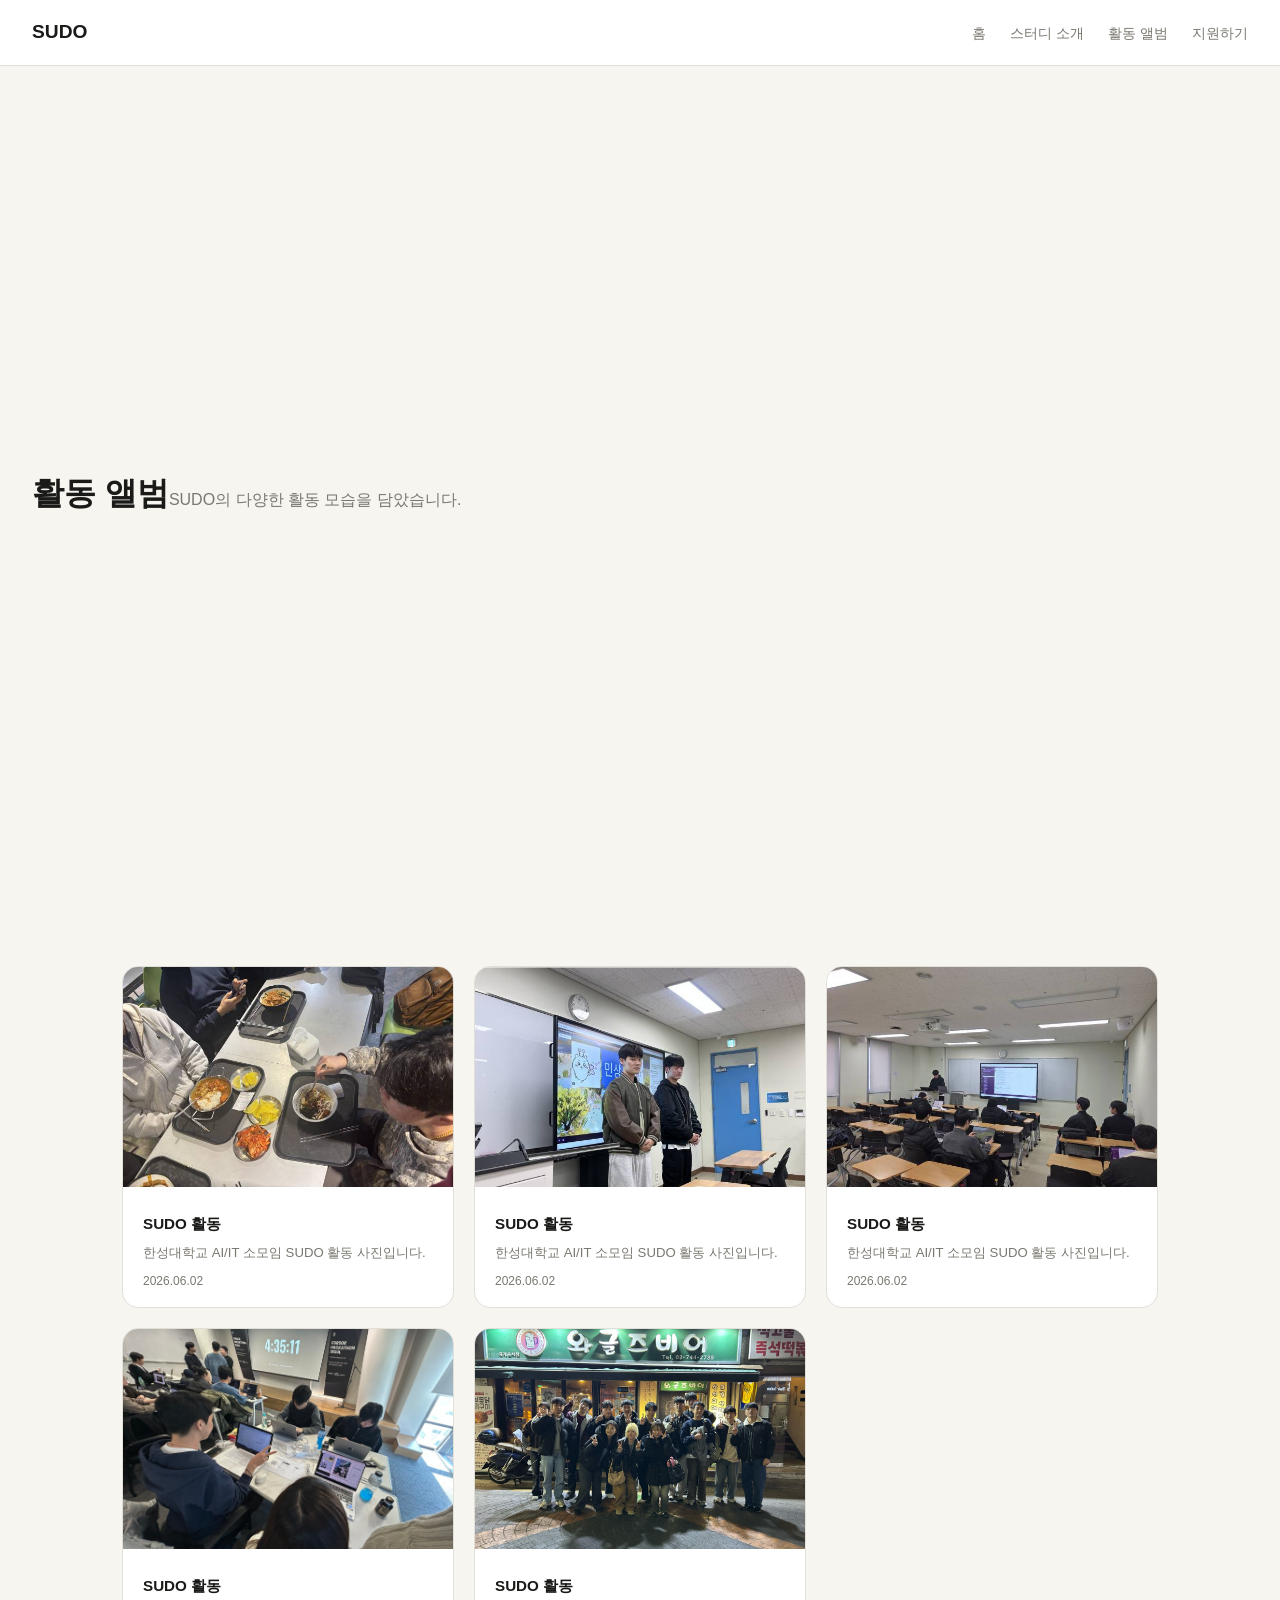
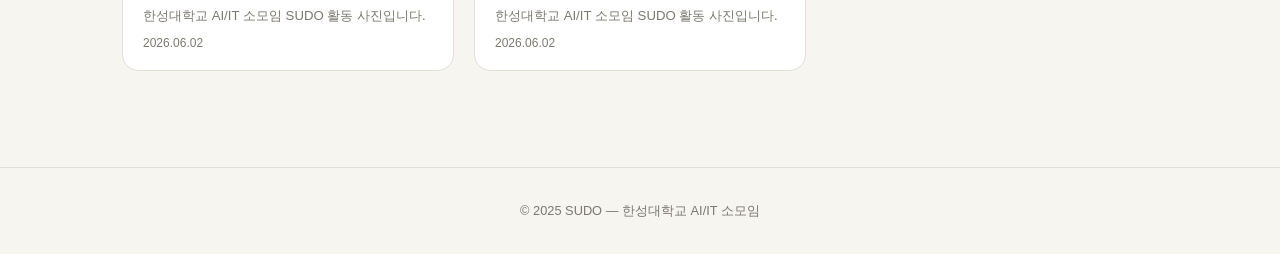
<file: pages/album.html>
<!DOCTYPE html>
<html lang="ko">
<head>
  <meta charset="UTF-8" />
  <meta name="viewport" content="width=device-width, initial-scale=1.0" />
  <title>활동 앨범 — SUDO</title>
  <link rel="stylesheet" href="../assets/css/style.css" />
  <style>
    body { font-family: sans-serif; background: #F7F5F0; color: #1A1A18; margin: 0; padding: 0; }

    nav {
      display: flex; align-items: center; justify-content: space-between;
      padding: 1rem 2rem;
      background: #fff;
      border-bottom: 1px solid #E2DFD8;
      position: sticky; top: 0; z-index: 10;
    }
    .nav-logo { font-size: 1.2rem; font-weight: 600; text-decoration: none; color: #1A1A18; }
    .nav-links { display: flex; gap: 1.5rem; list-style: none; }
    .nav-links a { font-size: 0.875rem; color: #7A7870; text-decoration: none; }
    .nav-links a:hover { color: #1A1A18; }

    .hero {
      text-align: center;
      padding: 4rem 2rem 2rem;
    }
    .hero h1 { font-size: 2rem; font-weight: 600; margin-bottom: 0.75rem; }
    .hero p { color: #7A7870; font-size: 1rem; line-height: 1.7; }

    .section { max-width: 1100px; margin: 0 auto; padding: 2rem; }

    .album-grid {
      display: grid;
      grid-template-columns: repeat(auto-fit, minmax(280px, 1fr));
      gap: 1.25rem;
      margin-top: 2rem;
    }
    .album-card {
      background: #fff;
      border: 1px solid #E2DFD8;
      border-radius: 1rem;
      overflow: hidden;
      transition: transform 0.2s, box-shadow 0.2s;
    }
    .album-card:hover { transform: translateY(-3px); box-shadow: 0 8px 24px rgba(0,0,0,0.07); }
    .album-card img {
      width: 100%; height: 220px;
      object-fit: cover;
    }
    .album-info { padding: 1rem 1.25rem; }
    .album-info h3 { font-size: 0.95rem; font-weight: 600; margin-bottom: 0.4rem; }
    .album-info p { font-size: 0.825rem; color: #7A7870; line-height: 1.5; }
    .album-date { font-size: 0.75rem; color: #7A7870; margin-top: 0.5rem; }

    footer {
      text-align: center; padding: 2rem;
      font-size: 0.8rem; color: #7A7870;
      border-top: 1px solid #E2DFD8;
      margin-top: 4rem;
    }
  </style>
</head>
<body>

<nav>
  <a href="../index.html" class="nav-logo">SUDO</a>
  <ul class="nav-links">
    <li><a href="../index.html">홈</a></li>
    <li><a href="study.html">스터디 소개</a></li>
    <li><a href="album.html">활동 앨범</a></li>
    <li><a href="apply.html">지원하기</a></li>
  </ul>
</nav>

<div class="hero">
  <h1>활동 앨범</h1>
  <p>SUDO의 다양한 활동 모습을 담았습니다.</p>
</div>

<div class="section">
  <div class="album-grid">
    <div class="album-card">
      <img src="../assets/images/KakaoTalk_20260602_170200715.png" alt="SUDO 활동 사진 1" />
      <div class="album-info">
        <h3>SUDO 활동</h3>
        <p>한성대학교 AI/IT 소모임 SUDO 활동 사진입니다.</p>
        <div class="album-date">2026.06.02</div>
      </div>
    </div>
    <div class="album-card">
      <img src="../assets/images/KakaoTalk_20260602_170249142.png" alt="SUDO 활동 사진 2" />
      <div class="album-info">
        <h3>SUDO 활동</h3>
        <p>한성대학교 AI/IT 소모임 SUDO 활동 사진입니다.</p>
        <div class="album-date">2026.06.02</div>
      </div>
    </div>
    <div class="album-card">
      <img src="../assets/images/KakaoTalk_20260602_170337098.png" alt="SUDO 활동 사진 3" />
      <div class="album-info">
        <h3>SUDO 활동</h3>
        <p>한성대학교 AI/IT 소모임 SUDO 활동 사진입니다.</p>
        <div class="album-date">2026.06.02</div>
      </div>
    </div>
    <div class="album-card">
      <img src="../assets/images/KakaoTalk_20260602_170438215.jpg" alt="SUDO 활동 사진 4" />
      <div class="album-info">
        <h3>SUDO 활동</h3>
        <p>한성대학교 AI/IT 소모임 SUDO 활동 사진입니다.</p>
        <div class="album-date">2026.06.02</div>
      </div>
    </div>
    <div class="album-card">
      <img src="../assets/images/KakaoTalk_20260602_170438215_01.jpg" alt="SUDO 활동 사진 5" />
      <div class="album-info">
        <h3>SUDO 활동</h3>
        <p>한성대학교 AI/IT 소모임 SUDO 활동 사진입니다.</p>
        <div class="album-date">2026.06.02</div>
      </div>
    </div>
  </div>
</div>

<footer>© 2025 SUDO — 한성대학교 AI/IT 소모임</footer>

<script type="module" src="../assets/js/album.js"></script>
</body>
</html>
</file>
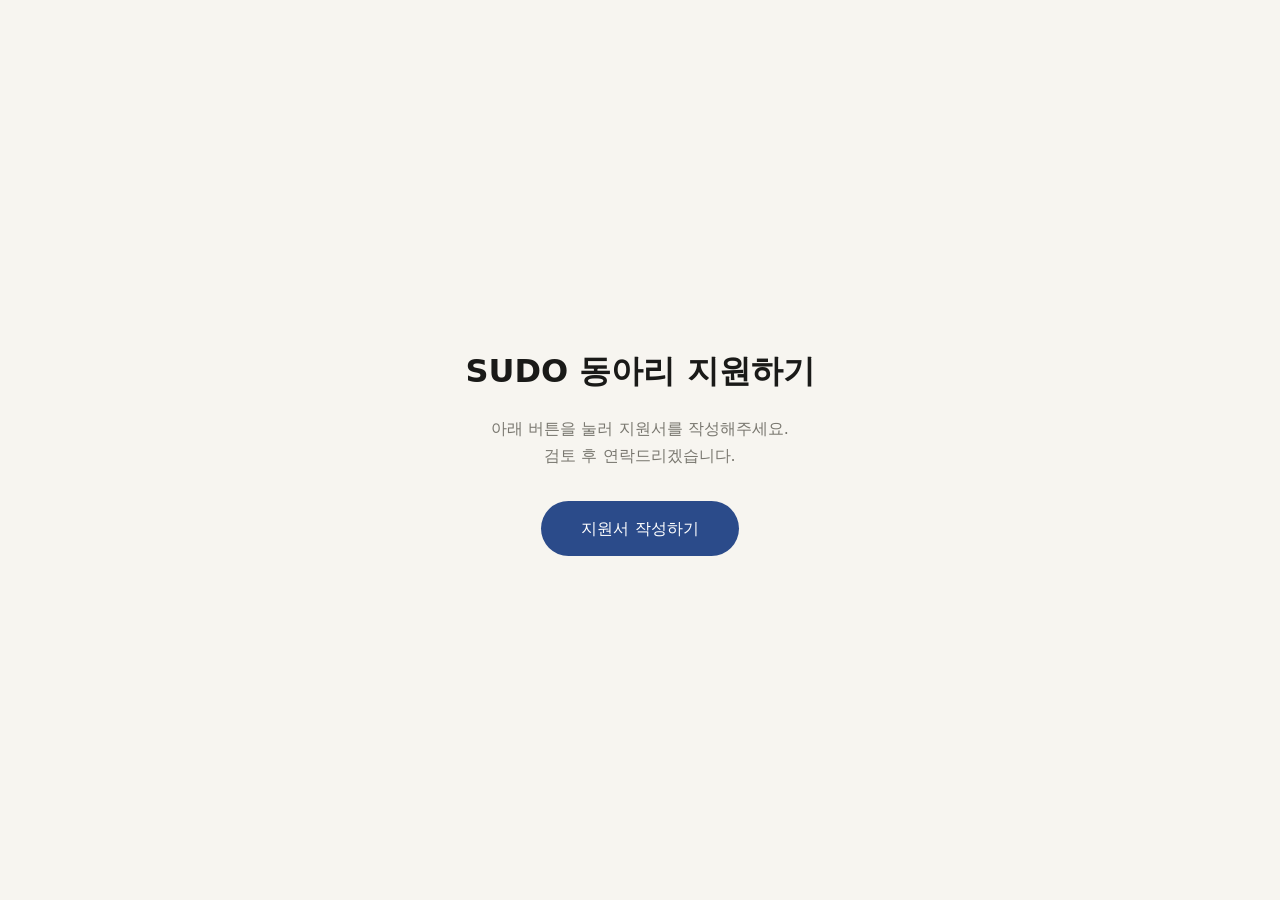
<file: pages/apply.html>
<!DOCTYPE html>
<html lang="ko">
<head>
  <meta charset="UTF-8" />
  <meta name="viewport" content="width=device-width, initial-scale=1.0" />
  <title>지원하기 — SUDO</title>
  <link rel="stylesheet" href="../assets/css/style.css" />
  <style>
    body {
      display: flex;
      flex-direction: column;
      align-items: center;
      justify-content: center;
      min-height: 100vh;
      text-align: center;
      padding: 2rem;
    }
    h1 {
      font-size: 2rem;
      margin-bottom: 1rem;
    }
    p {
      color: var(--muted);
      margin-bottom: 2rem;
      line-height: 1.7;
    }
    .apply-btn {
      display: inline-block;
      padding: 0.85rem 2.5rem;
      background: var(--accent);
      color: #fff;
      border-radius: 2rem;
      text-decoration: none;
      font-size: 1rem;
      font-weight: 500;
      transition: opacity 0.2s;
    }
    .apply-btn:hover { opacity: 0.85; }
  </style>
</head>
<body>
  <h1>SUDO 동아리 지원하기</h1>
  <p>아래 버튼을 눌러 지원서를 작성해주세요.<br>검토 후 연락드리겠습니다.</p>
  <a class="apply-btn" href="https://docs.google.com/forms/d/e/1FAIpQLScqD7radQzodoqoleqgnojx4pJYLNW-T3o5dVeXqSCtLe-Lqg/viewform?usp=header" target="_blank">
    지원서 작성하기
  </a>
  <script src="../assets/js/apply.js"></script>
</body>
</html>
</file>
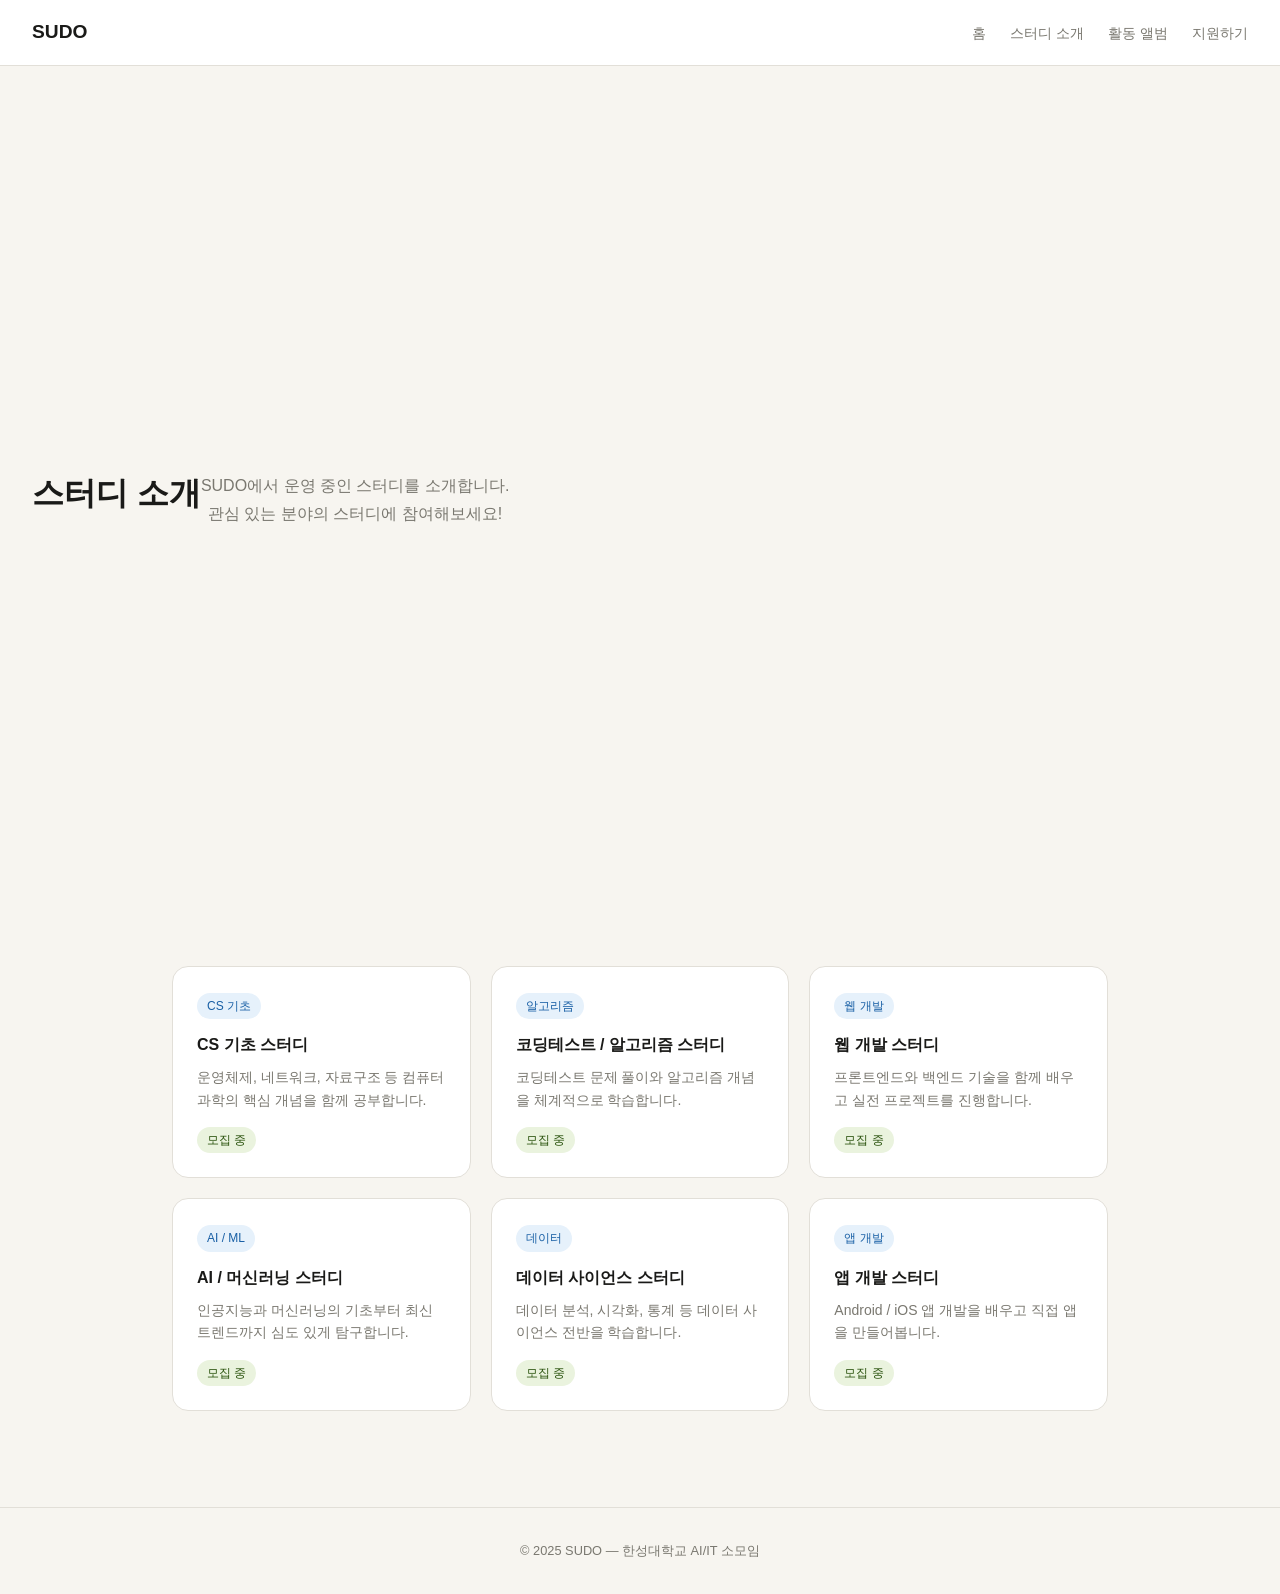
<file: pages/study.html>
<!DOCTYPE html>
<html lang="ko">
<head>
  <meta charset="UTF-8" />
  <meta name="viewport" content="width=device-width, initial-scale=1.0" />
  <title>스터디 소개 — SUDO</title>
  <link rel="stylesheet" href="../assets/css/style.css" />
  <style>
    body { font-family: sans-serif; background: #F7F5F0; color: #1A1A18; margin: 0; padding: 0; }

    nav {
      display: flex; align-items: center; justify-content: space-between;
      padding: 1rem 2rem;
      background: #fff;
      border-bottom: 1px solid #E2DFD8;
      position: sticky; top: 0; z-index: 10;
    }
    .nav-logo { font-size: 1.2rem; font-weight: 600; text-decoration: none; color: #1A1A18; }
    .nav-links { display: flex; gap: 1.5rem; list-style: none; }
    .nav-links a { font-size: 0.875rem; color: #7A7870; text-decoration: none; }
    .nav-links a:hover { color: #1A1A18; }

    .hero {
      text-align: center;
      padding: 4rem 2rem 2rem;
    }
    .hero h1 { font-size: 2rem; font-weight: 600; margin-bottom: 0.75rem; }
    .hero p { color: #7A7870; font-size: 1rem; line-height: 1.7; }

    .section { max-width: 1000px; margin: 0 auto; padding: 2rem; }

    .grid {
      display: grid;
      grid-template-columns: repeat(auto-fit, minmax(280px, 1fr));
      gap: 1.25rem;
      margin-top: 2rem;
    }
    .card {
      background: #fff;
      border: 1px solid #E2DFD8;
      border-radius: 1rem;
      padding: 1.5rem;
      transition: transform 0.2s, box-shadow 0.2s;
    }
    .card:hover { transform: translateY(-3px); box-shadow: 0 8px 24px rgba(0,0,0,0.07); }
    .card-category {
      font-size: 0.75rem; font-weight: 500;
      color: #185FA5; background: #E6F1FB;
      border-radius: 20px; padding: 3px 10px;
      display: inline-block; margin-bottom: 0.75rem;
    }
    .card h3 { font-size: 1rem; font-weight: 600; margin-bottom: 0.5rem; }
    .card p { font-size: 0.875rem; color: #7A7870; line-height: 1.6; }
    .card-badge {
      display: inline-block; margin-top: 1rem;
      font-size: 0.75rem; padding: 3px 10px;
      border-radius: 20px;
      background: #EAF3DE; color: #27500A;
    }

    footer {
      text-align: center; padding: 2rem;
      font-size: 0.8rem; color: #7A7870;
      border-top: 1px solid #E2DFD8;
      margin-top: 4rem;
    }
  </style>
</head>
<body>

<nav>
  <a href="../index.html" class="nav-logo">SUDO</a>
  <ul class="nav-links">
    <li><a href="../index.html">홈</a></li>
    <li><a href="study.html">스터디 소개</a></li>
    <li><a href="album.html">활동 앨범</a></li>
    <li><a href="apply.html">지원하기</a></li>
  </ul>
</nav>

<div class="hero">
  <h1>스터디 소개</h1>
  <p>SUDO에서 운영 중인 스터디를 소개합니다.<br>관심 있는 분야의 스터디에 참여해보세요!</p>
</div>

<div class="section">
  <div class="grid">
    <div class="card">
      <span class="card-category">CS 기초</span>
      <h3>CS 기초 스터디</h3>
      <p>운영체제, 네트워크, 자료구조 등 컴퓨터 과학의 핵심 개념을 함께 공부합니다.</p>
      <span class="card-badge">모집 중</span>
    </div>
    <div class="card">
      <span class="card-category">알고리즘</span>
      <h3>코딩테스트 / 알고리즘 스터디</h3>
      <p>코딩테스트 문제 풀이와 알고리즘 개념을 체계적으로 학습합니다.</p>
      <span class="card-badge">모집 중</span>
    </div>
    <div class="card">
      <span class="card-category">웹 개발</span>
      <h3>웹 개발 스터디</h3>
      <p>프론트엔드와 백엔드 기술을 함께 배우고 실전 프로젝트를 진행합니다.</p>
      <span class="card-badge">모집 중</span>
    </div>
    <div class="card">
      <span class="card-category">AI / ML</span>
      <h3>AI / 머신러닝 스터디</h3>
      <p>인공지능과 머신러닝의 기초부터 최신 트렌드까지 심도 있게 탐구합니다.</p>
      <span class="card-badge">모집 중</span>
    </div>
    <div class="card">
      <span class="card-category">데이터</span>
      <h3>데이터 사이언스 스터디</h3>
      <p>데이터 분석, 시각화, 통계 등 데이터 사이언스 전반을 학습합니다.</p>
      <span class="card-badge">모집 중</span>
    </div>
    <div class="card">
      <span class="card-category">앱 개발</span>
      <h3>앱 개발 스터디</h3>
      <p>Android / iOS 앱 개발을 배우고 직접 앱을 만들어봅니다.</p>
      <span class="card-badge">모집 중</span>
    </div>
  </div>
</div>

<footer>© 2025 SUDO — 한성대학교 AI/IT 소모임</footer>

<script type="module" src="../assets/js/study.js"></script>
</body>
</html>
</file>
<file: assets/css/style.css>
/* SUDO 웹사이트 공통 스타일 */
:root {
  --accent: #2B4B8A;
  --bg: #F7F5F0;
  --text: #1A1A18;
  --muted: #7A7870;
}

* { box-sizing: border-box; margin: 0; padding: 0; }
body { font-family: 'Pretendard', 'Noto Sans KR', system-ui, sans-serif; background: var(--bg); color: var(--text); line-height: 1.7; font-size: 16px; transition: background 0.3s, color 0.3s; }
a { color: inherit; text-decoration: none; }
html { scroll-behavior: smooth; }

/* ===== Variables (추가) ===== */
:root {
  --accent-light: #3D62A8;
  --surface:      #FFFFFF;
  --border:       #E2DFD9;
  --radius:       12px;
  --nav-h:        64px;
}

/* ===== Dark Mode ===== */
[data-theme="dark"] .hero__deco { color: rgba(180, 200, 255, 0.07); }

[data-theme="dark"] {
  --bg:      #0F1117;
  --surface: #1A1D27;
  --text:    #F0EEE9;
  --muted:   #8A8880;
  --border:  #2A2D3A;
  --accent:  #4D6FBF;
  --accent-light: #6080CF;
}

/* ===== Layout ===== */
.container { max-width: 1080px; margin: 0 auto; padding: 0 24px; }
.section { padding: 96px 0; }

/* ===== Scroll Animation ===== */
.fade-up { opacity: 0; transform: translateY(28px); transition: opacity 0.6s ease, transform 0.6s ease; }
.fade-up.visible { opacity: 1; transform: none; }

/* ===== Navigation ===== */
.nav {
  position: sticky; top: 0; z-index: 100;
  height: var(--nav-h);
  background: rgba(247, 245, 240, 0.92);
  backdrop-filter: blur(8px);
  border-bottom: 1px solid var(--border);
}
.nav__inner {
  max-width: 1080px; margin: 0 auto; padding: 0 24px;
  height: 100%; display: flex; align-items: center; justify-content: space-between;
}
.nav__logo { font-size: 1.4rem; font-weight: 800; letter-spacing: -0.02em; color: var(--accent); }
.nav__links { display: flex; align-items: center; gap: 32px; }
.nav__links a { font-size: 0.95rem; font-weight: 500; color: var(--muted); transition: color 0.2s; }
.nav__links a:hover { color: var(--text); }
.nav__cta {
  background: var(--accent) !important; color: #fff !important;
  padding: 8px 18px; border-radius: 999px; font-size: 0.875rem !important;
  transition: background 0.2s !important;
}
.nav__cta:hover { background: var(--accent-light) !important; }
.nav__theme {
  display: flex; align-items: center; justify-content: center;
  width: 36px; height: 36px; border-radius: 50%;
  background: none; border: 1.5px solid var(--border);
  cursor: pointer; color: var(--muted); transition: color 0.2s, border-color 0.2s, background 0.2s;
}
.nav__theme:hover { color: var(--text); border-color: var(--text); }
/* 라이트: 달 아이콘 숨김 / 다크: 해 아이콘 숨김 */
.icon-moon { display: none; }
[data-theme="dark"] .icon-sun  { display: none; }
[data-theme="dark"] .icon-moon { display: block; }

.nav__hamburger {
  display: none; flex-direction: column; gap: 5px;
  background: none; border: none; cursor: pointer; padding: 4px;
}
.nav__hamburger span { display: block; width: 22px; height: 2px; background: var(--text); border-radius: 2px; transition: transform 0.3s, opacity 0.3s; }
.nav__hamburger.open span:nth-child(1) { transform: translateY(7px) rotate(45deg); }
.nav__hamburger.open span:nth-child(2) { opacity: 0; }
.nav__hamburger.open span:nth-child(3) { transform: translateY(-7px) rotate(-45deg); }

/* ===== Buttons ===== */
.btn {
  display: inline-flex; align-items: center; justify-content: center;
  padding: 12px 28px; border-radius: 999px; font-size: 0.95rem; font-weight: 600;
  cursor: pointer; border: none; transition: background 0.2s, transform 0.15s;
}
.btn:active { transform: scale(0.97); }
.btn--primary { background: var(--accent); color: #fff; }
.btn--primary:hover { background: var(--accent-light); }
.btn--ghost { background: transparent; color: var(--accent); border: 1.5px solid var(--accent); }
.btn--ghost:hover { background: var(--accent); color: #fff; }
.btn--white { background: #fff; color: var(--accent); }
.btn--white:hover { background: #f0f0f0; }

/* ===== Hero ===== */
.hero {
  position: relative; min-height: calc(100vh - var(--nav-h));
  display: flex; align-items: center; overflow: hidden; padding: 80px 24px;
}
.hero__inner { position: relative; z-index: 1; max-width: 1080px; margin: 0 auto; width: 100%; }
.hero__tag {
  display: inline-flex; align-items: center; gap: 8px;
  font-size: 0.8rem; font-weight: 700; letter-spacing: 0.05em;
  text-transform: uppercase; color: var(--accent); background: rgba(43, 75, 138, 0.08);
  padding: 6px 14px; border-radius: 999px; margin-bottom: 20px;
}
.hero__univ-logo { height: 18px; width: auto; }
.hero__title {
  font-size: clamp(2.5rem, 6vw, 5rem); font-weight: 900;
  line-height: 1.15; letter-spacing: -0.03em; margin-bottom: 20px;
}
.hero__sub { font-size: 1.05rem; color: var(--muted); max-width: 520px; margin-bottom: 36px; line-height: 1.8; }
.hero__actions { display: flex; gap: 12px; flex-wrap: wrap; }
.hero__deco {
  position: absolute; right: -40px; top: 50%; transform: translateY(-50%);
  font-size: clamp(8rem, 18vw, 18rem); font-weight: 900; letter-spacing: -0.05em;
  color: rgba(43, 75, 138, 0.05); user-select: none; line-height: 1;
}

/* ===== Section Titles ===== */
.section__title { font-size: clamp(1.6rem, 3.5vw, 2.4rem); font-weight: 800; letter-spacing: -0.02em; margin-bottom: 12px; }
.section__sub { font-size: 1rem; color: var(--muted); margin-bottom: 48px; max-width: 560px; }

/* ===== About Cards ===== */
.about__grid { display: grid; grid-template-columns: repeat(3, 1fr); gap: 20px; }
.card { background: var(--surface); border: 1px solid var(--border); border-radius: var(--radius); padding: 32px 28px; transition: box-shadow 0.25s, transform 0.25s; }
.card:hover { box-shadow: 0 8px 32px rgba(0,0,0,0.08); transform: translateY(-4px); }
.card__icon { font-size: 2rem; margin-bottom: 16px; }
.card h3 { font-size: 1.15rem; font-weight: 700; margin-bottom: 8px; }
.card p { font-size: 0.9rem; color: var(--muted); line-height: 1.7; }

/* ===== Highlight ===== */
.highlight { background: var(--surface); }
.highlight__inner { display: grid; grid-template-columns: 1fr 1fr; gap: 64px; align-items: center; }
.highlight__text h2 { font-size: clamp(1.6rem, 3vw, 2.2rem); font-weight: 800; letter-spacing: -0.02em; line-height: 1.25; margin-bottom: 16px; }
.highlight__text p { font-size: 0.95rem; color: var(--muted); margin-bottom: 28px; line-height: 1.8; }
.highlight__tracks { display: flex; flex-direction: column; gap: 12px; }
.track { display: flex; align-items: center; gap: 16px; background: var(--bg); border: 1px solid var(--border); border-radius: var(--radius); padding: 16px 20px; }
.track__badge { font-size: 0.75rem; font-weight: 700; background: var(--accent); color: #fff; padding: 4px 10px; border-radius: 999px; white-space: nowrap; }
.track p { font-size: 0.875rem; color: var(--muted); margin: 0; }

/* ===== CTA Section ===== */
.cta { background: var(--accent); color: #fff; text-align: center; }
.cta h2 { font-size: clamp(1.6rem, 3.5vw, 2.4rem); font-weight: 800; letter-spacing: -0.02em; margin-bottom: 12px; }
.cta p { font-size: 1rem; opacity: 0.8; margin-bottom: 32px; }

/* ===== Footer ===== */
.footer { background: #1A1A18; color: rgba(255,255,255,0.6); padding: 48px 0; }
.footer__inner { display: flex; flex-direction: column; align-items: center; gap: 12px; text-align: center; }
.footer__univ-logo { height: 36px; width: auto; filter: brightness(0) invert(1); opacity: 0.7; margin-bottom: 4px; }
.footer__logo { font-size: 1.5rem; font-weight: 900; color: #fff; letter-spacing: -0.02em; }
.footer__desc { font-size: 0.875rem; }
.footer__nav { display: flex; gap: 24px; margin: 4px 0; }
.footer__nav a { font-size: 0.875rem; transition: color 0.2s; }
.footer__nav a:hover { color: #fff; }
.footer__copy { font-size: 0.8rem; opacity: 0.5; margin-top: 4px; }

/* ===== Responsive ===== */
@media (max-width: 768px) {
  .section { padding: 64px 0; }
  .nav__links {
    display: none; position: absolute; top: var(--nav-h); left: 0; right: 0;
    background: var(--bg); border-bottom: 1px solid var(--border);
    flex-direction: column; align-items: flex-start; padding: 16px 24px; gap: 0;
  }
  .nav__links.open { display: flex; }
  .nav__links a { width: 100%; padding: 12px 0; border-bottom: 1px solid var(--border); color: var(--text); }
  .nav__links a:last-child { border-bottom: none; }
  .nav__cta { background: none !important; color: var(--accent) !important; padding: 12px 0 !important; }
  .nav__hamburger { display: flex; }
  .hero { padding: 60px 24px; min-height: auto; }
  .hero__deco { display: none; }
  .hero__sub br { display: none; }
  .about__grid { grid-template-columns: 1fr; }
  .highlight__inner { grid-template-columns: 1fr; gap: 40px; }
  .footer__nav { flex-wrap: wrap; justify-content: center; gap: 12px; }
}
@media (max-width: 480px) {
  .hero__actions { flex-direction: column; }
  .btn { width: 100%; }
}
</file>
